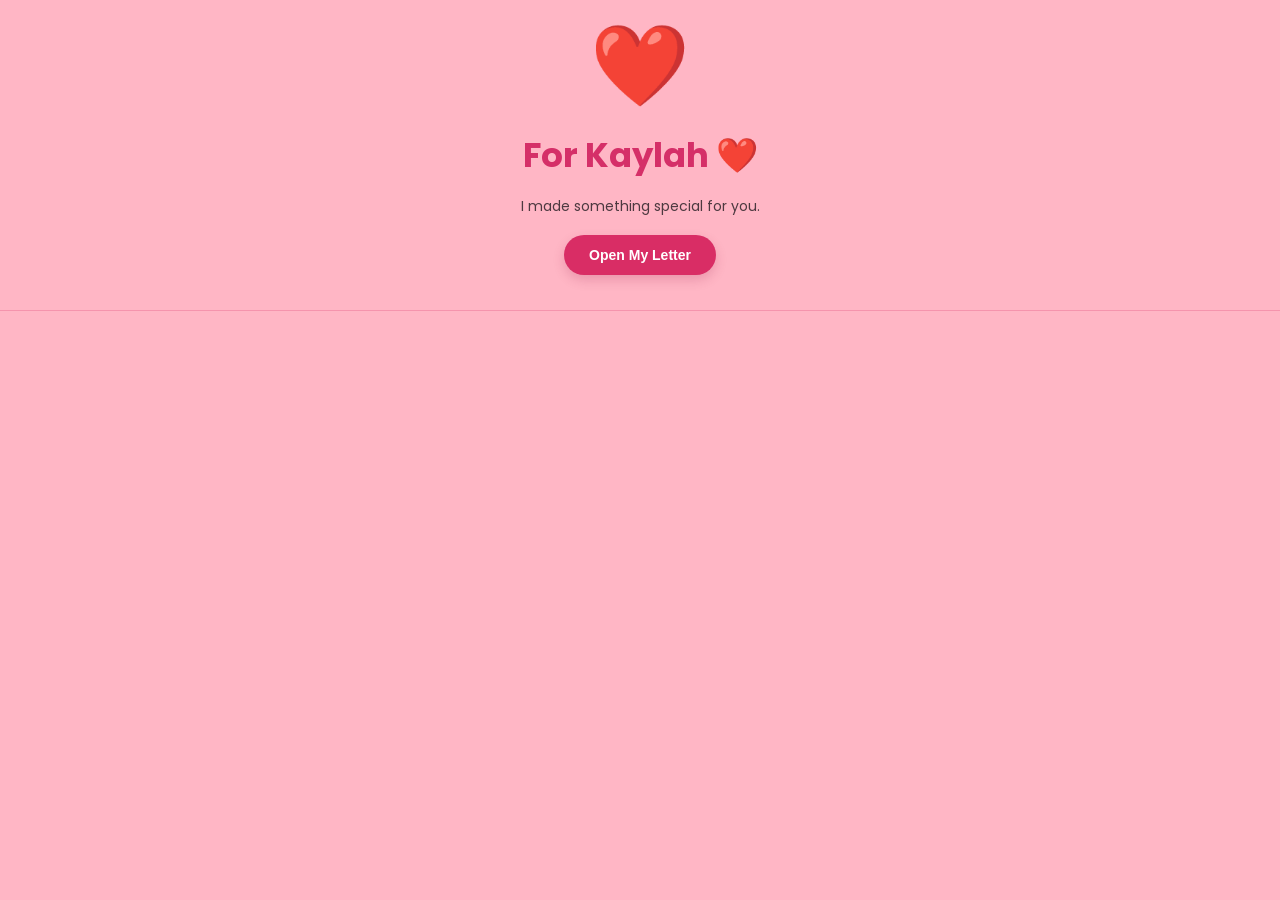
<file: index.html>
<!DOCTYPE html>
<html lang="en">

<head>
    <meta charset="UTF-8">
    <meta name="viewport" content="width=device-width, initial-scale=1.0">

    <title>For Kaylah ❤️</title>

    <link rel="preconnect" href="https://fonts.googleapis.com">
    <link rel="preconnect" href="https://fonts.gstatic.com" crossorigin>

    <link
        href="https://fonts.googleapis.com/css2?family=Caveat:wght@400;500;600;700&family=Poppins:wght@400;500;600;700&display=swap"
        rel="stylesheet">

    <link rel="stylesheet" href="site.css">
</head>

<body>

    <!-- HERO -->
    <header class="hero">

        <div class="big-heart">
            ❤️
        </div>

        <h1>For Kaylah ❤️</h1>

        <p class="subtitle">
            I made something special for you.
        </p>

        <button
            id="openLetterBtn"
            class="open-button"
            onclick="openLetter()">
            Open My Letter
        </button>

    </header>


    <!-- LETTER -->
    <main id="letterContainer" class="letter-container">

        <div class="letter">

            <h2>Dear Kaylah,</h2>

            <p>
                Today makes 1 year and 7 months that we've been together.
                Honestly, when I think about how much time has passed, it's
                crazy because it feels like we've been through so much together.
            </p>

            <p>
                We've had our good days, our bad days, our arguments, our laughs,
                and moments where things weren't easy. But through all of that,
                you're still someone I care about deeply.
            </p>

            <p>
                I know I'm not perfect, and I know our relationship isn't perfect
                either. We've both made mistakes and we've both had moments where
                we didn't understand each other. But despite everything, I still
                care about you and I still value what we have.
            </p>

            <p>
                I really appreciate the time you give me, the conversations we
                have, the memories we've made, and even the little things that
                might not seem important at the time.
            </p>

            <p>
                I wanted to make this for you because I didn't want to just send
                you a normal text. I wanted to actually put time and effort into
                something and make something that is specifically for you.
            </p>

            <p>
                You've become such an important part of my life over these
                1 year and 7 months. I'll always appreciate the memories we've
                made and everything we've been through together.
            </p>

            <p>
                Thank you for being a part of my life, Kaylah. ❤️
            </p>

            <p>
                I love you so much.
            </p>


            <!-- ZYLAH SURPRISE -->
            <div class="zylah-surprise">

                <div class="zylah-paw">
                    🐾
                </div>

                <p class="zylah-text">
                    And of course... I couldn't forget our baby Zylah. ❤️
                </p>

                <a
                    href="zylahpage/zylah.html"
                    class="zylah-button">
                    🐾 Click Here for Baby Zylah's Growth 🐾
                </a>

                <p class="zylah-hint">
                    From tiny puppy to the big girl she is today 💕
                </p>

            </div>


            <h3>
                Happy 1 Year and 7 Months ❤️
            </h3>

            <div class="signature">

                <p>Love,</p>

                <p>Josia</p>

            </div>

        </div>

    </main>


    <script src="script.js"></script>

</body>

</html>
</file>
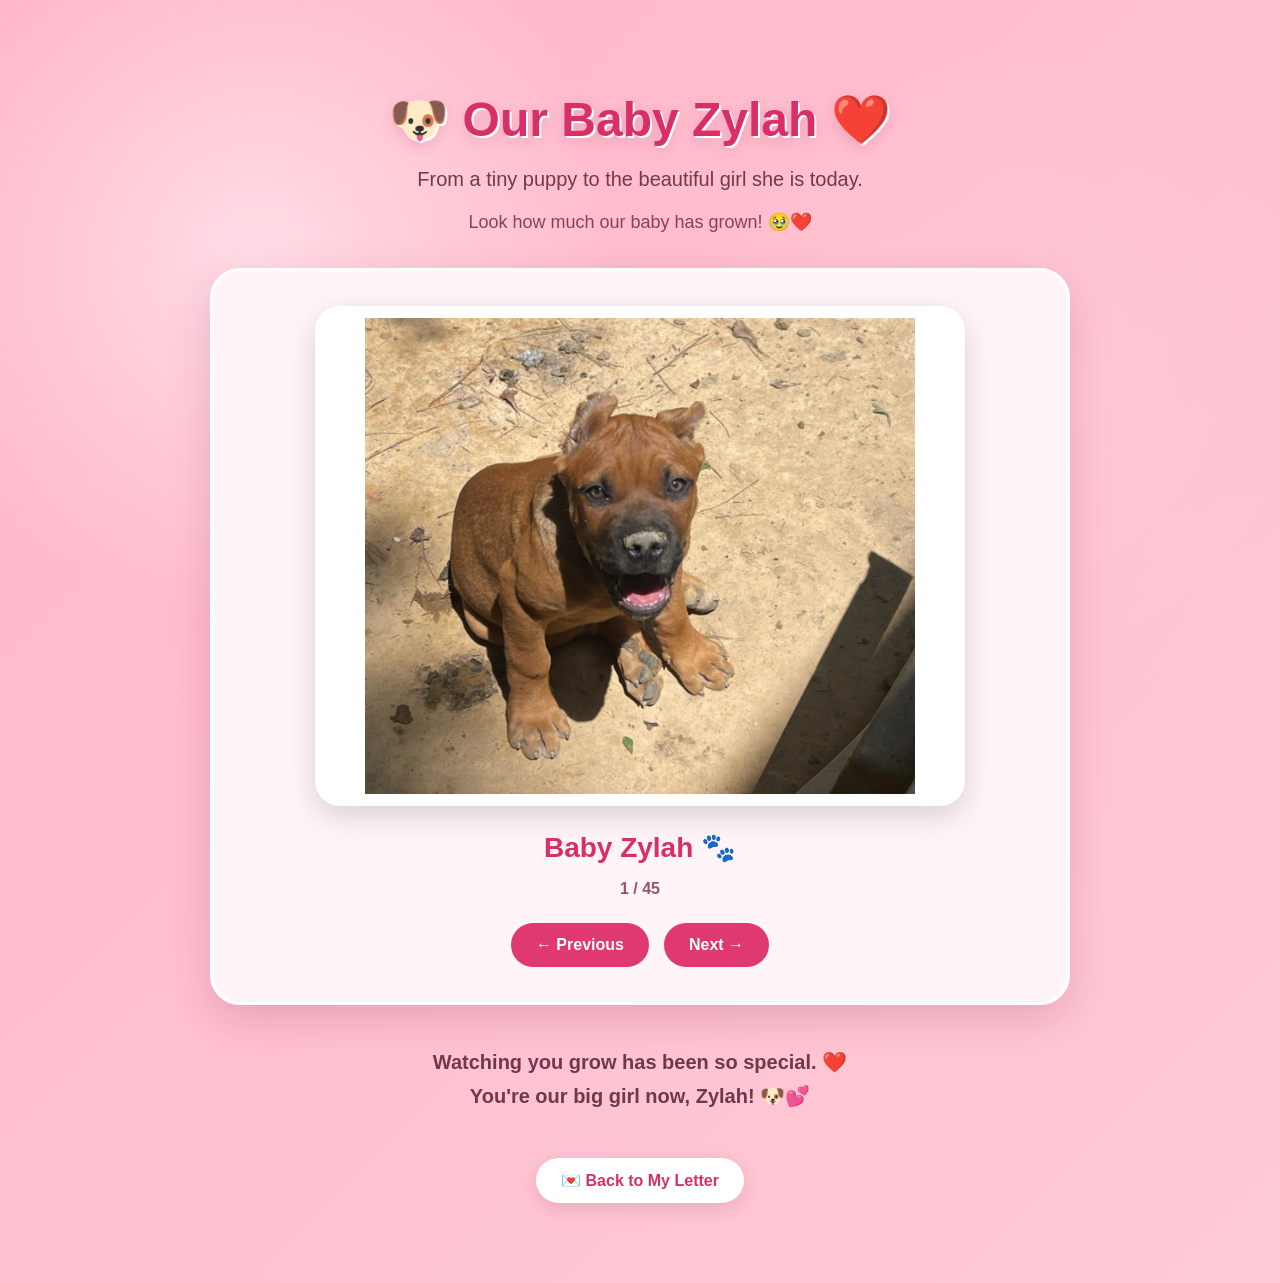
<file: zylahpage/zylah.html>
<!DOCTYPE html>
<html lang="en">
<head>
    <meta charset="UTF-8">
    <meta name="viewport" content="width=device-width, initial-scale=1.0">

    <title>Our Baby Zylah 🐶❤️</title>

    <link rel="stylesheet" href="site.css">
</head>

<body>


    <main class="page">

        <h1>🐶 Our Baby Zylah ❤️</h1>

        <p class="subtitle">
            From a tiny puppy to the beautiful girl she is today.
        </p>

        <p class="intro">
            Look how much our baby has grown! 🥹❤️
        </p>

        <section class="growth-section">

            <div class="photo-frame">
                <img
                    id="zylahPhoto"
                    src="../zylahspic/zylah1.png"
                    alt="Zylah">
            </div>

            <h2 id="photoTitle">Baby Zylah 🐾</h2>

            <p id="photoNumber">1 / 45</p>

            <div class="buttons">
                <button id="previousBtn">← Previous</button>
                <button id="nextBtn">Next →</button>
            </div>

        </section>

        <p class="message">
            Watching you grow has been so special. ❤️
            <br>
            You're our big girl now, Zylah! 🐶💕
        </p>

        <a href="../index.html" class="back-button">
            💌 Back to My Letter
        </a>

    </main>

    <script src="script.js"></script>

</body>
</html>
</file>
<file: site.css>
* {
    box-sizing: border-box;
}

html {
    scroll-behavior: smooth;
}

body {
    margin: 0;
    padding: 0;

    background: #ffb6c5;

    color: #3f3f3f;

    font-family: "Poppins", sans-serif;

    min-height: 100vh;
}


/* =========================
   HERO
========================= */

.hero {
    text-align: center;

    padding: 25px 20px 35px;

    border-bottom: 1px solid rgba(214, 45, 101, 0.25);
}

.big-heart {
    font-size: 80px;

    line-height: 1;

    margin-bottom: 25px;

    animation: heartbeat 2s infinite ease-in-out;
}

.hero h1 {
    margin: 0;

    color: #d52f68;

    font-size: 34px;

    font-weight: 700;
}

.subtitle {
    margin: 15px 0 18px;

    font-size: 14px;

    color: #4d3940;
}


/* =========================
   OPEN LETTER BUTTON
========================= */

.open-button {
    border: none;

    background: #d92d65;

    color: white;

    padding: 12px 25px;

    border-radius: 30px;

    font-size: 14px;

    font-weight: 600;

    cursor: pointer;

    transition: 0.25s ease;

    box-shadow: 0 5px 12px rgba(150, 25, 70, 0.2);
}

.open-button:hover {
    background: #c32359;

    transform: translateY(-2px);

    box-shadow: 0 8px 18px rgba(150, 25, 70, 0.3);
}

.open-button:disabled {
    cursor: default;

    opacity: 0.9;

    transform: none;
}


/* =========================
   LETTER
========================= */

/* Letter is HIDDEN when website opens */

.letter-container {
    display: none;

    justify-content: center;

    padding: 40px 20px 70px;
}


/* JavaScript adds .open */

.letter-container.open {
    display: flex;

    animation: letterAppear 0.8s ease;
}


/* =========================
   LETTER PAPER
========================= */

.letter {
    width: 100%;

    max-width: 620px;

    background: #fff8fa;

    padding: 55px 42px;

    border-radius: 7px;

    box-shadow:
        0 15px 35px rgba(112, 40, 62, 0.15);
}


/* =========================
   LETTER TEXT
========================= */

.letter h2 {
    margin-top: 0;

    margin-bottom: 25px;

    color: #e13270;

    font-family: "Caveat", cursive;

    font-size: 34px;

    font-weight: 600;

    transform: rotate(-1deg);
}

.letter p {
    font-family: "Caveat", cursive;

    font-size: 21px;

    line-height: 1.45;

    margin: 0 0 25px;

    color: #4b4648;
}


/* =========================
   ZYLAH SECTION
========================= */

.zylah-surprise {
    margin: 35px 0;

    padding: 25px 18px 22px;

    text-align: center;

    background: linear-gradient(
        135deg,
        #fff0f5,
        #ffe2eb
    );

    border: 2px dashed #f28aaa;

    border-radius: 20px;

    box-shadow:
        0 6px 15px rgba(214, 61, 111, 0.12);
}

.zylah-paw {
    font-size: 32px;

    margin-bottom: 8px;
}

.zylah-text {
    margin: 5px 0 18px !important;

    color: #d6336c !important;

    font-family: "Caveat", cursive !important;

    font-size: 24px !important;

    line-height: 1.2 !important;

    font-weight: 600;
}


/* =========================
   ZYLAH BUTTON
========================= */

.zylah-button {
    display: inline-block;

    padding: 13px 22px;

    background: linear-gradient(
        135deg,
        #ff4f7b,
        #d92d65
    );

    color: white !important;

    text-decoration: none;

    border-radius: 30px;

    font-family: "Caveat", cursive;

    font-size: 21px;

    font-weight: 600;

    box-shadow:
        0 5px 12px rgba(214, 45, 101, 0.25);

    transition: all 0.25s ease;
}

.zylah-button:hover {
    transform: scale(1.06);

    box-shadow:
        0 8px 18px rgba(214, 45, 101, 0.35);
}

.zylah-button:active {
    transform: scale(0.98);
}


/* =========================
   ZYLAH HINT
========================= */

.zylah-hint {
    margin: 14px 0 0 !important;

    color: #8f5968 !important;

    font-family: "Caveat", cursive !important;

    font-size: 18px !important;

    line-height: 1.2 !important;
}


/* =========================
   ANNIVERSARY
========================= */

.letter h3 {
    margin: 25px 0;

    color: #e13270;

    font-family: "Caveat", cursive;

    font-size: 30px;

    font-weight: 700;

    transform: rotate(-1deg);
}


/* =========================
   SIGNATURE
========================= */

.signature {
    margin-top: 10px;
}

.signature p {
    margin: 0 0 2px;
}


/* =========================
   ANIMATIONS
========================= */

@keyframes heartbeat {

    0% {
        transform: scale(1);
    }

    50% {
        transform: scale(1.08);
    }

    100% {
        transform: scale(1);
    }

}

@keyframes letterAppear {

    from {
        opacity: 0;
        transform: translateY(30px);
    }

    to {
        opacity: 1;
        transform: translateY(0);
    }

}


/* =========================
   MOBILE
========================= */

@media (max-width: 600px) {

    .hero {
        padding: 25px 15px 35px;
    }

    .big-heart {
        font-size: 65px;
    }

    .hero h1 {
        font-size: 29px;
    }

    .letter-container {
        padding: 25px 12px 50px;
    }

    .letter {
        padding: 38px 25px;
    }

    .letter h2 {
        font-size: 31px;
    }

    .letter p {
        font-size: 20px;
    }

    .zylah-text {
        font-size: 21px !important;
    }

    .zylah-button {
        font-size: 19px;

        padding: 11px 16px;
    }

    .letter h3 {
        font-size: 27px;
    }

}
</file>
<file: zylahpage/site.css>
* {
    box-sizing: border-box;
}

body {
    margin: 0;
    min-height: 100vh;

    font-family: Arial, sans-serif;

    background:
        radial-gradient(circle at 20% 20%, #ffdce5, transparent 25%),
        radial-gradient(circle at 80% 30%, #ffc7d6, transparent 25%),
        linear-gradient(135deg, #ffb6c8, #ffcbd7);

    color: #5a3040;
    overflow-x: hidden;
}


/* =========================
   PAGE
========================= */

.page {
    width: 90%;
    max-width: 900px;

    margin: auto;

    padding: 60px 20px 80px;

    text-align: center;
}


/* =========================
   TITLE
========================= */

h1 {
    font-size: 48px;

    margin-bottom: 10px;

    color: #d92f68;

    text-shadow:
        2px 2px white,
        0 5px 15px rgba(180, 40, 90, 0.2);
}

.subtitle {
    font-size: 20px;

    color: #70394c;
}

.intro {
    font-size: 18px;

    margin-bottom: 35px;

    color: #8a4057;
}


/* =========================
   GROWTH SECTION
========================= */

.growth-section {
    background: rgba(255, 247, 250, 0.95);

    padding: 35px;

    border-radius: 30px;

    box-shadow:
        0 15px 40px rgba(120, 30, 60, 0.18);

    border: 3px solid white;
}


/* =========================
   PHOTO FRAME
========================= */

.photo-frame {
    width: 100%;

    max-width: 650px;

    height: 500px;

    margin: auto;

    padding: 12px;

    background: white;

    border-radius: 25px;

    box-shadow:
        0 10px 30px rgba(0, 0, 0, 0.15);

    display: flex;

    align-items: center;

    justify-content: center;

    overflow: hidden;
}

.photo-frame img {
    width: 100%;

    height: 100%;

    object-fit: contain;

    border-radius: 18px;

    /* Instant image switching */
    transition: none;
}


/* =========================
   PHOTO TITLE
========================= */

#photoTitle {
    margin-top: 25px;

    margin-bottom: 5px;

    color: #d92f68;

    font-size: 28px;
}

#photoNumber {
    color: #9a5269;

    font-weight: bold;
}


/* =========================
   BUTTONS
========================= */

.buttons {
    display: flex;

    justify-content: center;

    gap: 15px;

    margin-top: 25px;
}

button {
    border: none;

    padding: 13px 25px;

    border-radius: 30px;

    background: #df3970;

    color: white;

    font-size: 16px;

    font-weight: bold;

    cursor: pointer;

    transition: 0.2s;
}

button:hover {
    background: #c9275d;

    transform: translateY(-3px);

    box-shadow:
        0 8px 18px rgba(200, 30, 80, 0.25);
}

button:active {
    transform: scale(0.95);
}


/* =========================
   MESSAGE
========================= */

.message {
    margin-top: 40px;

    font-size: 20px;

    line-height: 1.7;

    color: #71374b;

    font-weight: bold;
}


/* =========================
   BACK BUTTON
========================= */

.back-button {
    display: inline-block;

    margin-top: 25px;

    padding: 13px 25px;

    border-radius: 30px;

    background: white;

    color: #d92f68;

    text-decoration: none;

    font-weight: bold;

    box-shadow:
        0 6px 18px rgba(120, 30, 60, 0.15);

    transition: 0.2s;
}

.back-button:hover {
    background: #fff0f5;

    transform: translateY(-3px);
}


/* =========================
   FLOATING HEARTS
========================= */

.floating-hearts {
    position: fixed;

    top: 0;

    left: 0;

    width: 100%;

    height: 100%;

    pointer-events: none;

    z-index: 0;

    font-size: 28px;

    opacity: 0.35;

    word-spacing: 50px;

    line-height: 100px;
}


/* =========================
   MOBILE
========================= */

@media (max-width: 600px) {

    .page {
        padding-top: 35px;
    }

    h1 {
        font-size: 34px;
    }

    .subtitle {
        font-size: 17px;
    }

    .growth-section {
        padding: 20px;
    }

    .photo-frame {
        height: 380px;
    }

    .buttons {
        flex-direction: column;
    }

    button {
        width: 100%;
    }
}
</file>
